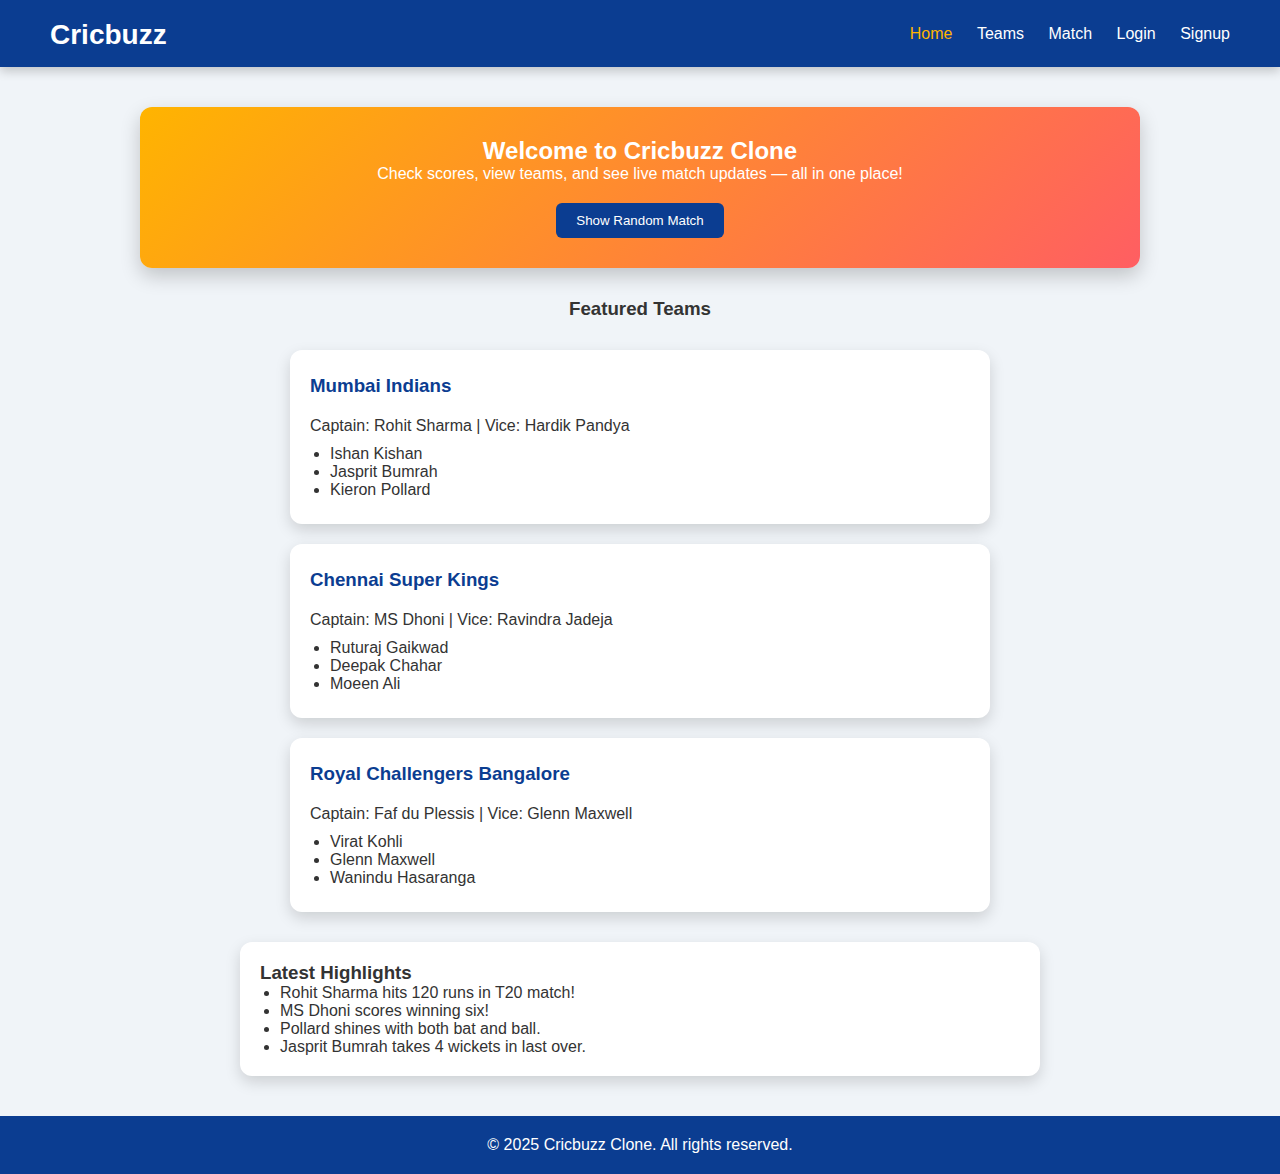
<file: CricbuzzFrontend/index.html>
<!DOCTYPE html>
<html lang="en">

<head>
    <meta charset="UTF-8">
    <meta name="viewport" content="width=device-width, initial-scale=1.0">
    <title>Cricbuzz - Home</title>
    <link rel="stylesheet" href="styles.css">
</head>

<body>
    <header>
        <h1><a href="index.html">Cricbuzz</a></h1>
        <nav>
            <a href="index.html">Home</a>
            <a href="teams.html">Teams</a>
            <a href="match.html">Match</a>
            <a href="login.html">Login</a>
            <a href="signup.html">Signup</a>
        </nav>
    </header>

    <main>
        <!-- Hero Section -->
        <div class="hero">
            <h2>Welcome to Cricbuzz Clone</h2>
            <p>Check scores, view teams, and see live match updates — all in one place!</p>
            <button id="showMatchBtn">Show Random Match</button>
            <div id="matchResult" class="hidden">
                <h3 id="matchTitle"></h3>
                <p id="matchScore"></p>
                <p id="matchWinner"></p>
            </div>
        </div>

        <!-- Teams Section -->
        <h3>Featured Teams</h3>
        <div class="teams-container">
            <div class="team-card">
                <h3>Mumbai Indians</h3>
                <p>Captain: Rohit Sharma | Vice: Hardik Pandya</p>
                <ul>
                    <li>Ishan Kishan</li>
                    <li>Jasprit Bumrah</li>
                    <li>Kieron Pollard</li>
                </ul>
            </div>
            <div class="team-card">
                <h3>Chennai Super Kings</h3>
                <p>Captain: MS Dhoni | Vice: Ravindra Jadeja</p>
                <ul>
                    <li>Ruturaj Gaikwad</li>
                    <li>Deepak Chahar</li>
                    <li>Moeen Ali</li>
                </ul>
            </div>
            <div class="team-card">
                <h3>Royal Challengers Bangalore</h3>
                <p>Captain: Faf du Plessis | Vice: Glenn Maxwell</p>
                <ul>
                    <li>Virat Kohli</li>
                    <li>Glenn Maxwell</li>
                    <li>Wanindu Hasaranga</li>
                </ul>
            </div>
        </div>

        <!-- Highlights Section -->
        <div class="highlights">
            <h3>Latest Highlights</h3>
            <ul>
                <li>Rohit Sharma hits 120 runs in T20 match!</li>
                <li>MS Dhoni scores winning six!</li>
                <li>Pollard shines with both bat and ball.</li>
                <li>Jasprit Bumrah takes 4 wickets in last over.</li>
            </ul>
        </div>
    </main>

    <footer>
        &copy; 2025 Cricbuzz Clone. All rights reserved.
    </footer>

    <script src="script.js"></script>
</body>

</html>
</file>
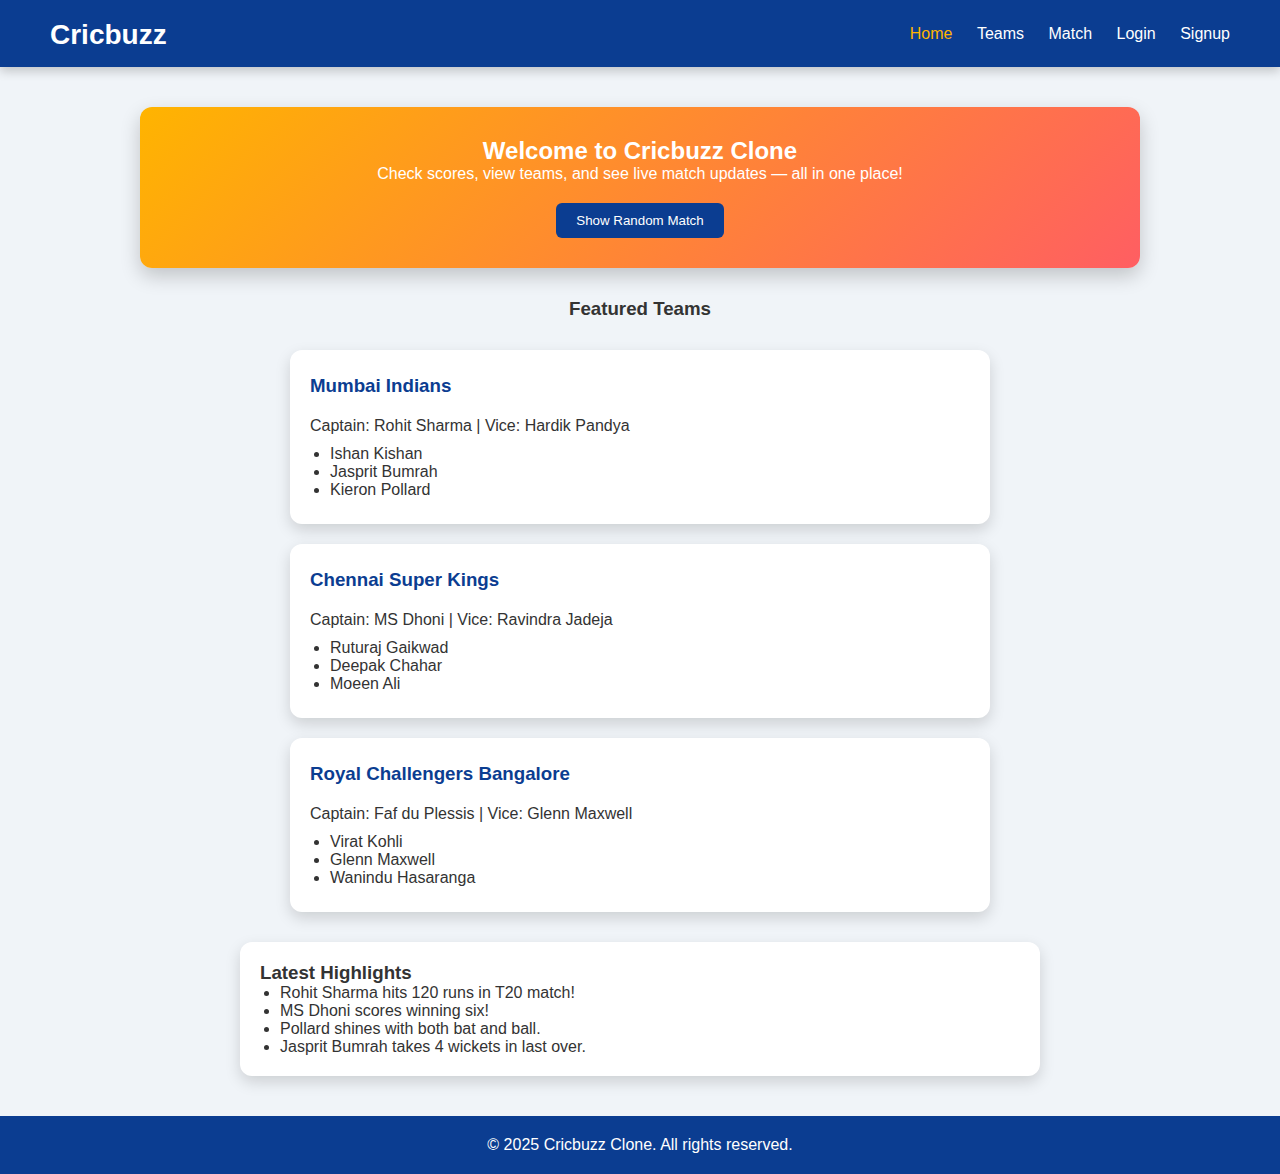
<file: docs/index.html>
<!DOCTYPE html>
<html lang="en">

<head>
    <meta charset="UTF-8">
    <meta name="viewport" content="width=device-width, initial-scale=1.0">
    <title>Cricbuzz - Home</title>
    <link rel="stylesheet" href="styles.css">
</head>

<body>
    <header>
        <h1><a href="index.html">Cricbuzz</a></h1>
        <nav>
            <a href="index.html">Home</a>
            <a href="teams.html">Teams</a>
            <a href="match.html">Match</a>
            <a href="login.html">Login</a>
            <a href="signup.html">Signup</a>
        </nav>
    </header>

    <main>
        <!-- Hero Section -->
        <div class="hero">
            <h2>Welcome to Cricbuzz Clone</h2>
            <p>Check scores, view teams, and see live match updates — all in one place!</p>
            <button id="showMatchBtn">Show Random Match</button>
            <div id="matchResult" class="hidden">
                <h3 id="matchTitle"></h3>`
                <p id="matchScore"></p>
                <p id="matchWinner"></p>
            </div>
        </div>

        <!-- Teams Section -->
        <h3>Featured Teams</h3>
        <div class="teams-container">
            <div class="team-card">
                <h3>Mumbai Indians</h3>
                <p>Captain: Rohit Sharma | Vice: Hardik Pandya</p>
                <ul>
                    <li>Ishan Kishan</li>
                    <li>Jasprit Bumrah</li>
                    <li>Kieron Pollard</li>
                </ul>
            </div>
            <div class="team-card">
                <h3>Chennai Super Kings</h3>
                <p>Captain: MS Dhoni | Vice: Ravindra Jadeja</p>
                <ul>
                    <li>Ruturaj Gaikwad</li>
                    <li>Deepak Chahar</li>
                    <li>Moeen Ali</li>
                </ul>
            </div>
            <div class="team-card">
                <h3>Royal Challengers Bangalore</h3>
                <p>Captain: Faf du Plessis | Vice: Glenn Maxwell</p>
                <ul>
                    <li>Virat Kohli</li>
                    <li>Glenn Maxwell</li>
                    <li>Wanindu Hasaranga</li>
                </ul>
            </div>
        </div>

        <!-- Highlights Section -->
        <div class="highlights">
            <h3>Latest Highlights</h3>
            <ul>
                <li>Rohit Sharma hits 120 runs in T20 match!</li>
                <li>MS Dhoni scores winning six!</li>
                <li>Pollard shines with both bat and ball.</li>
                <li>Jasprit Bumrah takes 4 wickets in last over.</li>
            </ul>
        </div>
    </main>

    <footer>
        &copy; 2025 Cricbuzz Clone. All rights reserved.
    </footer>

    <script src="script.js"></script>
</body>

</html>
</file>
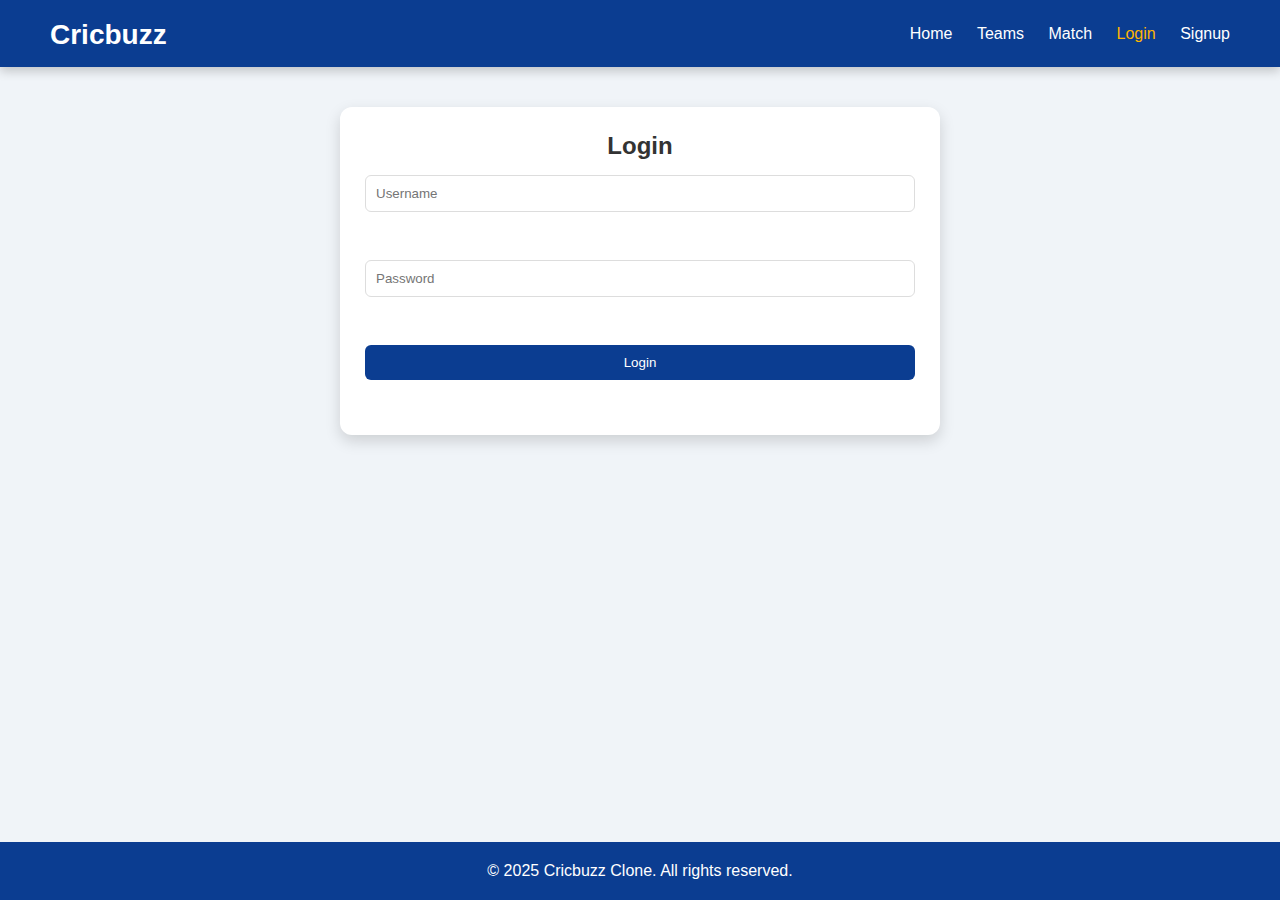
<file: CricbuzzFrontend/login.html>
<!DOCTYPE html>
<html lang="en">

<head>
    <meta charset="UTF-8">
    <meta name="viewport" content="width=device-width, initial-scale=1.0">
    <title>Cricbuzz - Login</title>
    <link rel="stylesheet" href="styles.css">
</head>

<body>
    <header>
        <h1><a href="index.html">Cricbuzz</a></h1>
        <nav>
            <a href="index.html">Home</a>
            <a href="teams.html">Teams</a>
            <a href="match.html">Match</a>
            <a href="login.html">Login</a>
            <a href="signup.html">Signup</a>
        </nav>
    </header>

    <main>
        <div class="auth-form">
            <h2>Login</h2>
            <input type="text" placeholder="Username" id="loginUsername"><br>
            <input type="password" placeholder="Password" id="loginPassword"><br>
            <button onclick="fakeLogin()">Login</button>
            <p id="loginMsg" style="margin-top:15px; color:#00e676;"></p>
        </div>
    </main>

    <footer>
        &copy; 2025 Cricbuzz Clone. All rights reserved.
    </footer>

    <script src="script.js"></script>
</body>

</html>
</file>
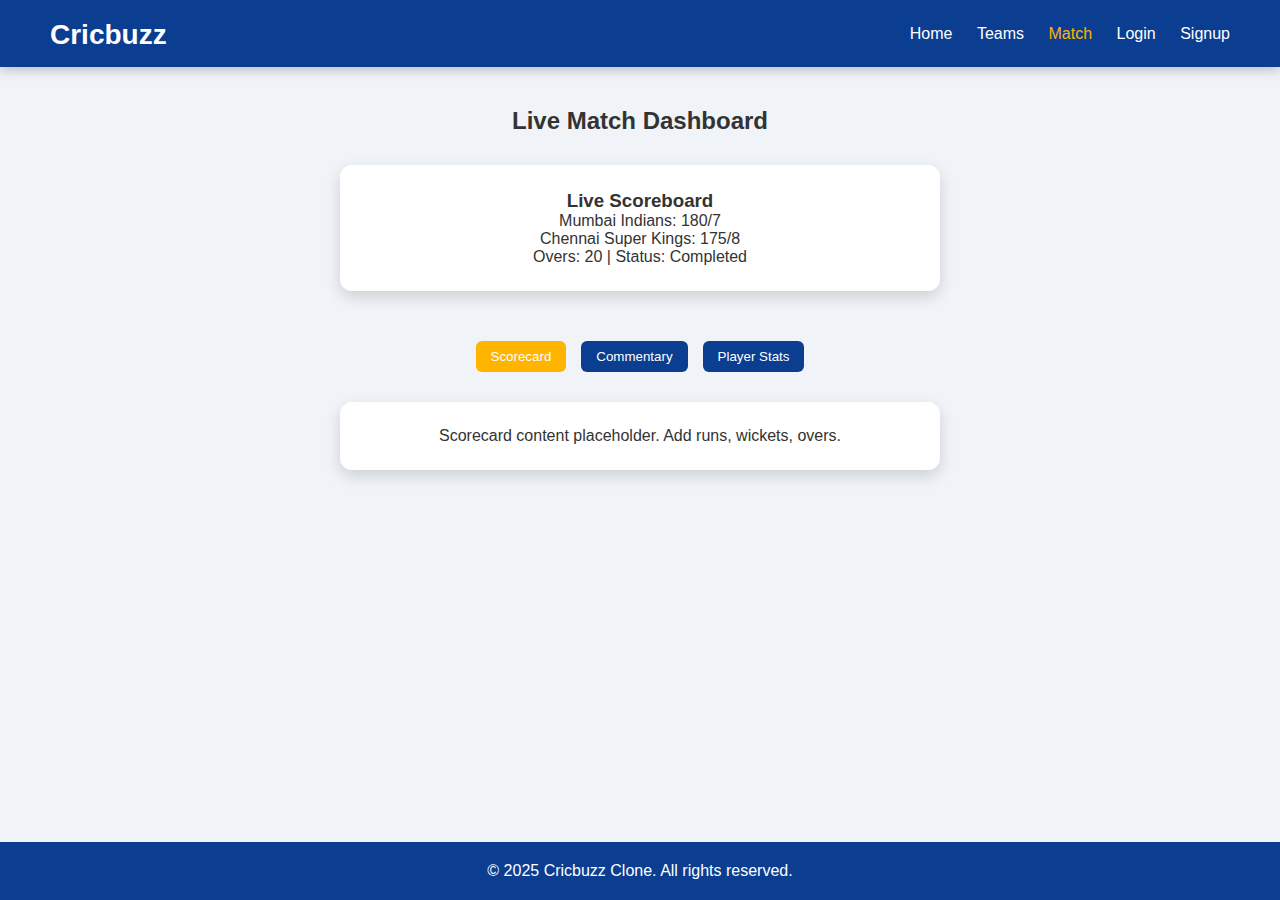
<file: CricbuzzFrontend/match.html>
<!DOCTYPE html>
<html lang="en">

<head>
    <meta charset="UTF-8">
    <meta name="viewport" content="width=device-width, initial-scale=1.0">
    <title>Cricbuzz - Match</title>
    <link rel="stylesheet" href="styles.css">
</head>

<body>
    <header>
        <h1><a href="index.html">Cricbuzz</a></h1>
        <nav>
            <a href="index.html">Home</a>
            <a href="teams.html">Teams</a>
            <a href="match.html">Match</a>
            <a href="login.html">Login</a>
            <a href="signup.html">Signup</a>
        </nav>
    </header>

    <main>
        <h2>Live Match Dashboard</h2>

        <div class="match-card">
            <h3>Live Scoreboard</h3>
            <p>Mumbai Indians: 180/7</p>
            <p>Chennai Super Kings: 175/8</p>
            <p>Overs: 20 | Status: Completed</p>
        </div>

        <div class="match-buttons">
            <button class="tab-btn active" data-tab="scoreTab">Scorecard</button>
            <button class="tab-btn" data-tab="commentaryTab">Commentary</button>
            <button class="tab-btn" data-tab="statsTab">Player Stats</button>
        </div>

        <div id="scoreTab" class="tab-content">
            <p>Scorecard content placeholder. Add runs, wickets, overs.</p>
        </div>

        <div id="commentaryTab" class="tab-content hidden">
            <div id="commentaryBox">
                <p>Rohit Sharma hits a six!</p>
                <p>Bumrah bowls a perfect yorker!</p>
                <p>Dhoni finishes it off!</p>
            </div>
            <button class"tab-btn" id="addCommentBtn">Add Commentary</button>
        </div>

        <div id="statsTab" class="tab-content hidden">
            <table>
                <tr>
                    <th>Player</th>
                    <th>Role</th>
                    <th>Runs</th>
                    <th>Wickets</th>
                    <th>Rating</th>
                </tr>
                <tr>
                    <td>Ishan Kishan</td>
                    <td>Batsman</td>
                    <td>80</td>
                    <td>7</td>
                    <td>7.8</td>
                </tr>
                <tr>
                    <td>Jasprit Bumrah</td>
                    <td>Bowler</td>
                    <td>70</td>
                    <td>6</td>
                    <td>7.5</td>
                </tr>
                <tr>
                    <td>Kieron Pollard</td>
                    <td>All-Rounder</td>
                    <td>56</td>
                    <td>5</td>
                    <td>7.0</td>
                </tr>
            </table>
        </div>

    </main>

    <footer>
        &copy; 2025 Cricbuzz Clone. All rights reserved.
    </footer>

    <script src="script.js"></script>
</body>

</html>
</file>
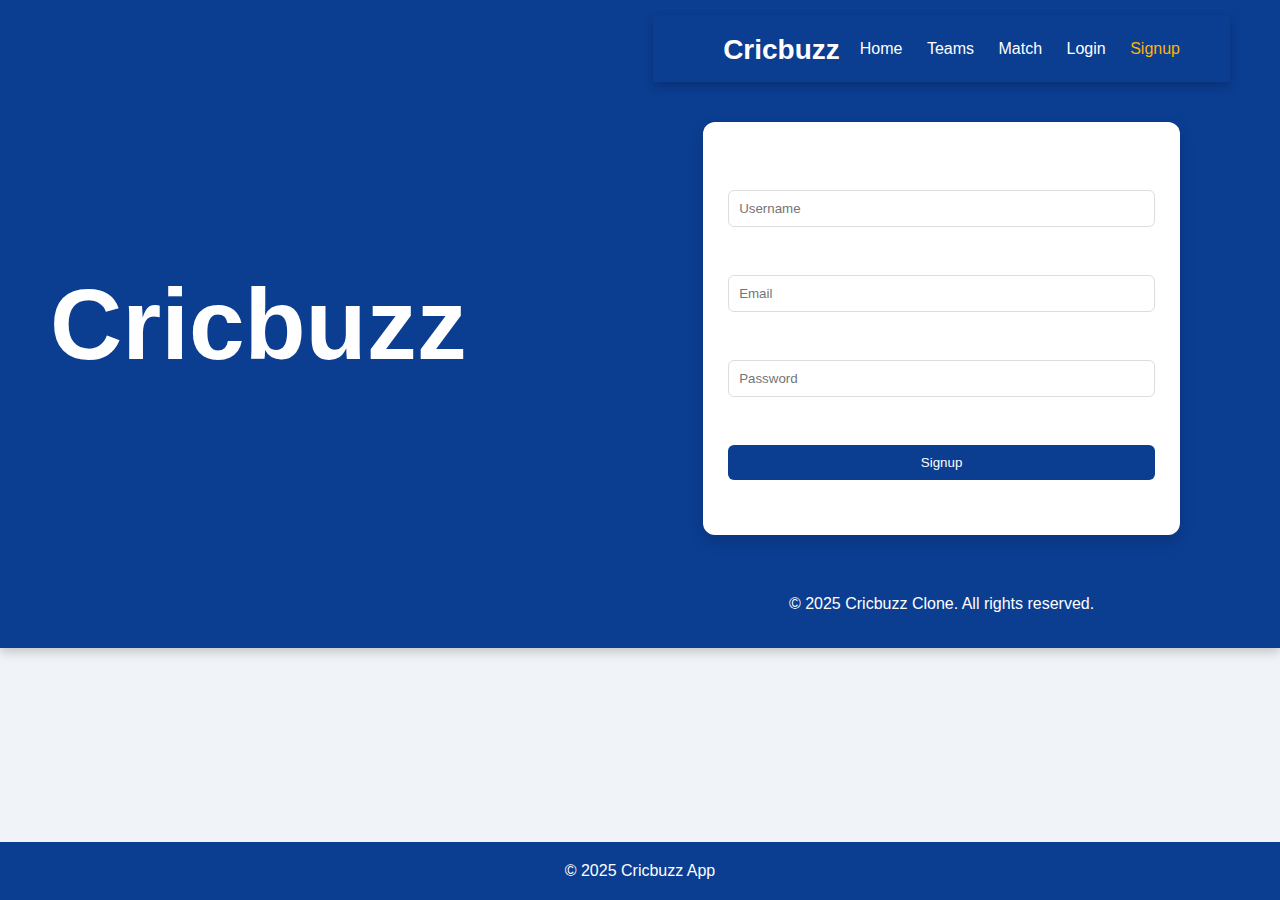
<file: CricbuzzFrontend/signup.html>
<!DOCTYPE html>
<html lang="en">

<head>
    <meta charset="UTF-8">
    <meta name="viewport" content="width=device-width, initial-scale=1.0">
    <title>Signup - Cricbuzz</title>
    <link rel="stylesheet" href="styles.css">
</head>

<body>
    <header>
        <h1 id="signupLogo">Cricbuzz</h1>
        <nav>

            <!DOCTYPE html>
            <html lang="en">

            <head>
                <meta charset="UTF-8">
                <meta name="viewport" content="width=device-width, initial-scale=1.0">
                <title>Cricbuzz - Signup</title>
                <link rel="stylesheet" href="styles.css">
            </head>

            <body>
                <header>
                    <h1><a href="index.html">Cricbuzz</a></h1>
                    <nav>
                        <a href="index.html">Home</a>
                        <a href="teams.html">Teams</a>
                        <a href="match.html">Match</a>
                        <a href="login.html">Login</a>
                        <a href="signup.html">Signup</a>
                    </nav>
                </header>

                <main>
                    <div class="auth-form">
                        <h2>Signup</h2>
                        <input type="text" placeholder="Username" id="signupUsername"><br>
                        <input type="email" placeholder="Email" id="signupEmail"><br>
                        <input type="password" placeholder="Password" id="signupPassword"><br>
                        <button onclick="fakeSignup()">Signup</button>
                        <p id="signupMsg" style="margin-top:15px; color:#00e676;"></p>
                    </div>
                </main>

                <footer>
                    &copy; 2025 Cricbuzz Clone. All rights reserved.
                </footer>

                <script src="script.js"></script>
            </body>

            </html>


        </nav>
    </header>



    <footer>
        <p>© 2025 Cricbuzz App</p>
    </footer>
    <script src="script.js"></script>
</body>

</html>
</file>
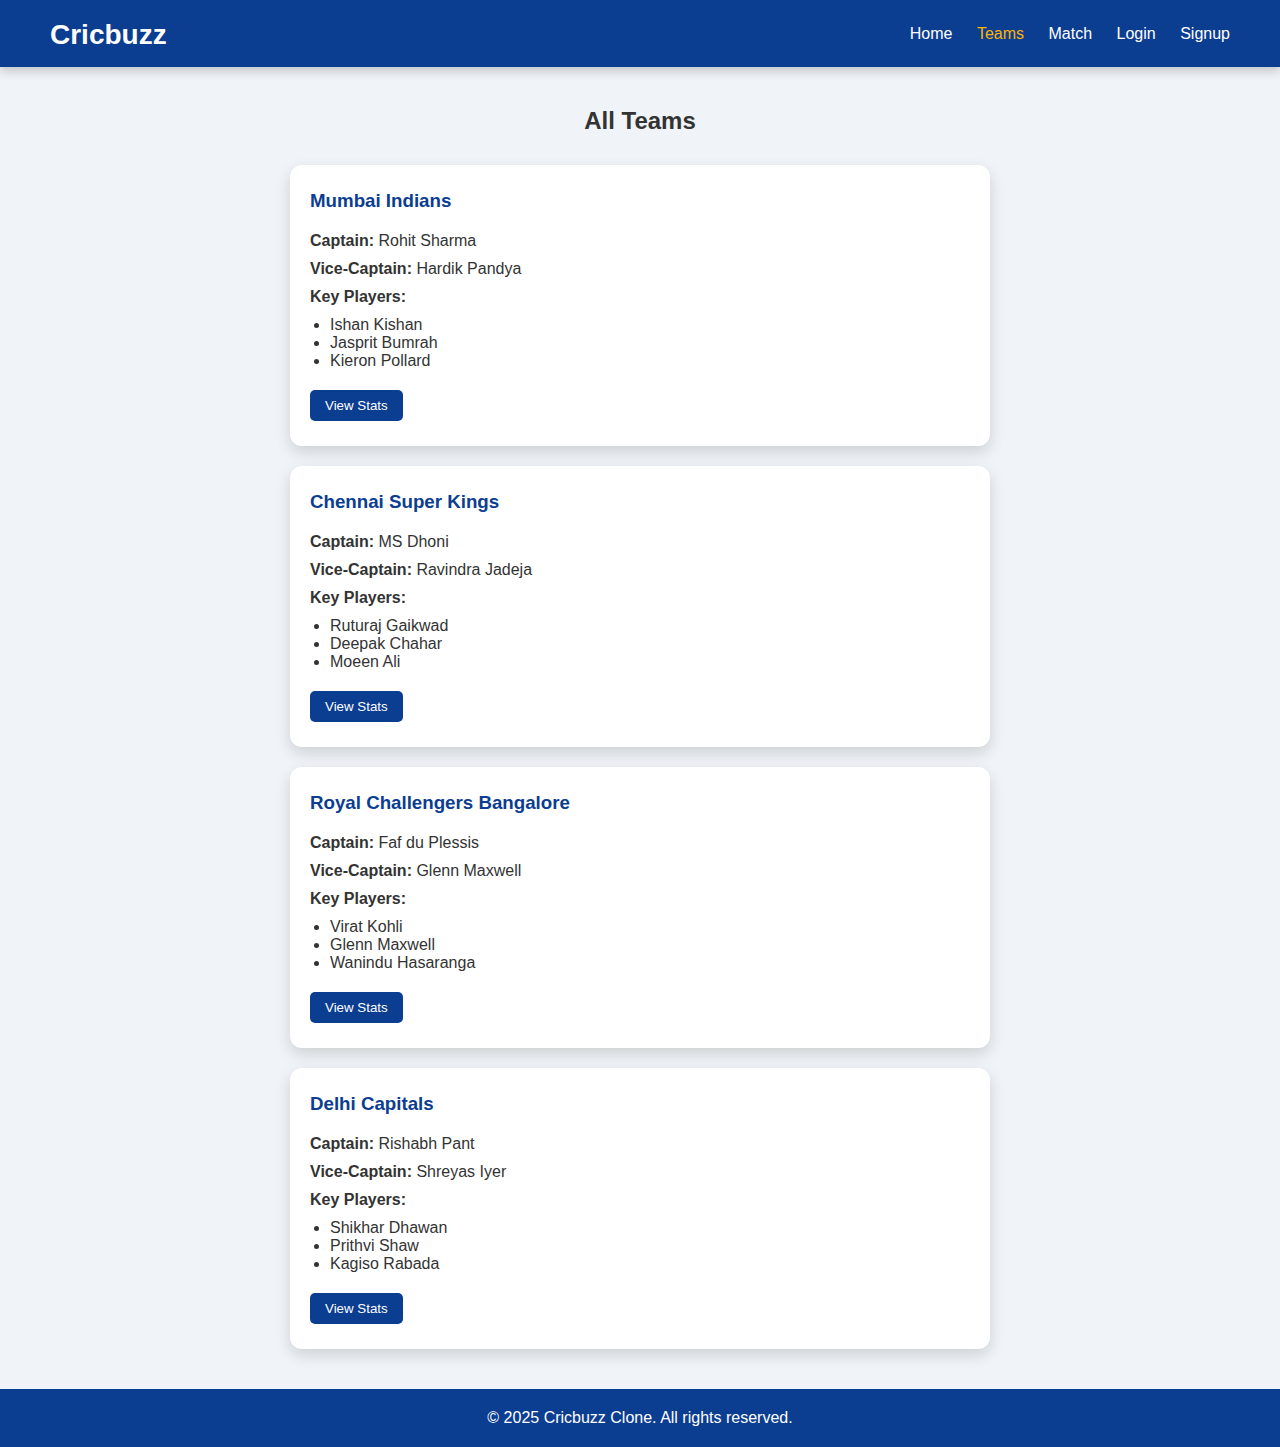
<file: CricbuzzFrontend/teams.html>
<!DOCTYPE html>
<html lang="en">

<head>
    <meta charset="UTF-8">
    <meta name="viewport" content="width=device-width, initial-scale=1.0">
    <title>Cricbuzz - Teams</title>
    <link rel="stylesheet" href="styles.css">
</head>

<body>
    <header>
        <h1><a href="index.html">Cricbuzz</a></h1>
        <nav>
            <a href="index.html">Home</a>
            <a href="teams.html" class="active">Teams</a>
            <a href="match.html">Match</a>
            <a href="login.html">Login</a>
            <a href="signup.html">Signup</a>
        </nav>
    </header>

    <main>
        <h2>All Teams</h2>
        <div class="teams-container">
            <div class="team-card">
                <h3>Mumbai Indians</h3>
                <p><strong>Captain:</strong> Rohit Sharma</p>
                <p><strong>Vice-Captain:</strong> Hardik Pandya</p>
                <p><strong>Key Players:</strong></p>
                <ul>
                    <li>Ishan Kishan</li>
                    <li>Jasprit Bumrah</li>
                    <li>Kieron Pollard</li>
                </ul>
                <button>View Stats</button>
            </div>

            <div class="team-card">
                <h3>Chennai Super Kings</h3>
                <p><strong>Captain:</strong> MS Dhoni</p>
                <p><strong>Vice-Captain:</strong> Ravindra Jadeja</p>
                <p><strong>Key Players:</strong></p>
                <ul>
                    <li>Ruturaj Gaikwad</li>
                    <li>Deepak Chahar</li>
                    <li>Moeen Ali</li>
                </ul>
                <button>View Stats</button>
            </div>

            <div class="team-card">
                <h3>Royal Challengers Bangalore</h3>
                <p><strong>Captain:</strong> Faf du Plessis</p>
                <p><strong>Vice-Captain:</strong> Glenn Maxwell</p>
                <p><strong>Key Players:</strong></p>
                <ul>
                    <li>Virat Kohli</li>
                    <li>Glenn Maxwell</li>
                    <li>Wanindu Hasaranga</li>
                </ul>
                <button>View Stats</button>
            </div>

            <div class="team-card">
                <h3>Delhi Capitals</h3>
                <p><strong>Captain:</strong> Rishabh Pant</p>
                <p><strong>Vice-Captain:</strong> Shreyas Iyer</p>
                <p><strong>Key Players:</strong></p>
                <ul>
                    <li>Shikhar Dhawan</li>
                    <li>Prithvi Shaw</li>
                    <li>Kagiso Rabada</li>
                </ul>
                <button>View Stats</button>
            </div>
        </div>
    </main>

    <footer>
        &copy; 2025 Cricbuzz Clone. All rights reserved.
    </footer>

    <script src="script.js"></script>
</body>

</html>
</file>
<file: CricbuzzFrontend/styles.css>
/* ---------------- Global Reset ---------------- */
* {
    margin: 0;
    padding: 0;
    box-sizing: border-box;
    font-family: 'Segoe UI', Tahoma, Geneva, Verdana, sans-serif;
}

/* ---------------- Body ---------------- */
body {
    display: flex;
    flex-direction: column;
    min-height: 100vh;
    background: #f0f4f8;
    /* lighter background */
    color: #333;
}

/* ---------------- Header ---------------- */
header {
    display: flex;
    justify-content: space-between;
    align-items: center;
    padding: 15px 50px;
    background: #0b3d91;
    /* deep blue */
    color: white;
    box-shadow: 0 4px 10px rgba(0, 0, 0, 0.2);
}

header h1 a {
    text-decoration: none;
    color: white;
    font-size: 28px;
    font-weight: bold;
}

nav a {
    margin-left: 20px;
    text-decoration: none;
    color: white;
    font-weight: 500;
    transition: color 0.3s;
}

nav a:hover,
nav a.active {
    color: #ffb400;
    /* bright accent */
}

/* ---------------- Main ---------------- */
main {
    flex: 1;
    padding: 40px 50px;
    display: flex;
    flex-direction: column;
    align-items: center;
    gap: 30px;
}

/* ---------------- Hero Section ---------------- */
.hero {
    background: linear-gradient(135deg, #ffb400, #ff5e62);
    color: white;
    padding: 30px 50px;
    border-radius: 12px;
    text-align: center;
    width: 100%;
    max-width: 1000px;
    box-shadow: 0 8px 20px rgba(0, 0, 0, 0.2);
}

.hero button {
    margin-top: 20px;
    padding: 10px 20px;
    background: #0b3d91;
    color: white;
    border: none;
    border-radius: 6px;
    cursor: pointer;
    transition: 0.3s;
}

.hero button:hover {
    background: #ff5e62;
}

/* ---------------- Teams Section ---------------- */
.teams-container {
    display: flex;
    flex-direction: column;
    /* vertical stacking */
    gap: 20px;
    width: 100%;
    max-width: 700px;
    align-items: center;
}

.team-card {
    background: white;
    padding: 25px 20px;
    border-radius: 12px;
    width: 100%;
    box-shadow: 0 6px 15px rgba(0, 0, 0, 0.15);
    transition: transform 0.3s, box-shadow 0.3s;
    display: flex;
    flex-direction: column;
    gap: 10px;
}

.team-card h3 {
    margin-bottom: 10px;
    color: #0b3d91;
}

.team-card p {
    font-weight: 500;
}

.team-card ul {
    list-style: disc;
    padding-left: 20px;
}

.team-card button {
    align-self: start;
    margin-top: 10px;
    padding: 8px 15px;
    border: none;
    background: #0b3d91;
    color: white;
    border-radius: 5px;
    cursor: pointer;
    transition: 0.3s;
}

.team-card button:hover {
    background: #ffb400;
}

/* ---------------- Highlights ---------------- */
.highlights {
    width: 100%;
    max-width: 800px;
    background: white;
    padding: 20px;
    border-radius: 12px;
    box-shadow: 0 6px 15px rgba(0, 0, 0, 0.15);
}

.highlights ul {
    list-style: disc;
    padding-left: 20px;
}

/* ---------------- Footer ---------------- */
footer {
    background: #0b3d91;
    color: white;
    text-align: center;
    padding: 20px;
    margin-top: auto;
    font-weight: 500;
}

/* ---------------- Match Page ---------------- */
.match-card,
.tab-content,
.auth-form {
    width: 100%;
    max-width: 600px;
}

.match-card,
.tab-content,
.auth-form {
    background: white;
    padding: 25px;
    border-radius: 12px;
    box-shadow: 0 6px 15px rgba(0, 0, 0, 0.15);
    text-align: center;
}

.match-buttons {
    display: flex;
    justify-content: center;
    gap: 15px;
    margin-top: 20px;
}

.tab-btn {
    padding: 8px 15px;
    border: none;
    background: #0b3d91;
    color: white;
    border-radius: 6px;
    cursor: pointer;
    transition: 0.3s;
}

.tab-btn.active {
    background: #ffb400;
}

.tab-btn:hover {
    background: #ff5e62;
}

.hidden {
    display: none;
}

#commentaryBox {
    max-height: 200px;
    overflow-y: auto;
}

table {
    width: 100%;
    border-collapse: collapse;
}

th,
td {
    padding: 10px 12px;
    border-bottom: 1px solid #ddd;
    text-align: center;
}

th {
    background: #0b3d91;
    color: white;
}

/* ---------------- Login / Signup ---------------- */
.auth-form {
    display: flex;
    flex-direction: column;
    gap: 15px;
    text-align: center;
}

.auth-form input {
    padding: 10px;
    border: 1px solid #ddd;
    border-radius: 6px;
}

.auth-form button {
    padding: 10px;
    border: none;
    background: #0b3d91;
    color: white;
    border-radius: 6px;
    cursor: pointer;
    transition: 0.3s;
}

.auth-form button:hover {
    background: #ffb400;
}

#signupLogo {
    font-size: 100px;
    font-weight: bold;
    text-align: center;
    color: #ffffff;
    margin: 20px 0;
}

/* ---------------- Team Card Hover ---------------- */
.team-card:hover {
    transform: scale(1.03);
}

`
</file>
<file: docs/styles.css>
/* ---------------- Global Reset ---------------- */
* {
    margin: 0;
    padding: 0;
    box-sizing: border-box;
    font-family: 'Segoe UI', Tahoma, Geneva, Verdana, sans-serif;
}

/* ---------------- Body ---------------- */
body {
    display: flex;
    flex-direction: column;
    min-height: 100vh;
    background: #f0f4f8;
    /* lighter background */
    color: #333;
}

/* ---------------- Header ---------------- */
header {
    display: flex;
    justify-content: space-between;
    align-items: center;
    padding: 15px 50px;
    background: #0b3d91;
    /* deep blue */
    color: white;
    box-shadow: 0 4px 10px rgba(0, 0, 0, 0.2);
}

header h1 a {
    text-decoration: none;
    color: white;
    font-size: 28px;
    font-weight: bold;
}

nav a {
    margin-left: 20px;
    text-decoration: none;
    color: white;
    font-weight: 500;
    transition: color 0.3s;
}

nav a:hover,
nav a.active {
    color: #ffb400;
    /* bright accent */
}

/* ---------------- Main ---------------- */
main {
    flex: 1;
    padding: 40px 50px;
    display: flex;
    flex-direction: column;
    align-items: center;
    gap: 30px;
}

/* ---------------- Hero Section ---------------- */
.hero {
    background: linear-gradient(135deg, #ffb400, #ff5e62);
    color: white;
    padding: 30px 50px;
    border-radius: 12px;
    text-align: center;
    width: 100%;
    max-width: 1000px;
    box-shadow: 0 8px 20px rgba(0, 0, 0, 0.2);
}

.hero button {
    margin-top: 20px;
    padding: 10px 20px;
    background: #0b3d91;
    color: white;
    border: none;
    border-radius: 6px;
    cursor: pointer;
    transition: 0.3s;
}

.hero button:hover {
    background: #ff5e62;
}

/* ---------------- Teams Section ---------------- */
.teams-container {
    display: flex;
    flex-direction: column;
    /* vertical stacking */
    gap: 20px;
    width: 100%;
    max-width: 700px;
    align-items: center;
}

.team-card {
    background: white;
    padding: 25px 20px;
    border-radius: 12px;
    width: 100%;
    box-shadow: 0 6px 15px rgba(0, 0, 0, 0.15);
    transition: transform 0.3s, box-shadow 0.3s;
    display: flex;
    flex-direction: column;
    gap: 10px;
}

.team-card h3 {
    margin-bottom: 10px;
    color: #0b3d91;
}

.team-card p {
    font-weight: 500;
}

.team-card ul {
    list-style: disc;
    padding-left: 20px;
}

.team-card button {
    align-self: start;
    margin-top: 10px;
    padding: 8px 15px;
    border: none;
    background: #0b3d91;
    color: white;
    border-radius: 5px;
    cursor: pointer;
    transition: 0.3s;
}

.team-card button:hover {
    background: #ffb400;
}

/* ---------------- Highlights ---------------- */
.highlights {
    width: 100%;
    max-width: 800px;
    background: white;
    padding: 20px;
    border-radius: 12px;
    box-shadow: 0 6px 15px rgba(0, 0, 0, 0.15);
}

.highlights ul {
    list-style: disc;
    padding-left: 20px;
}

/* ---------------- Footer ---------------- */
footer {
    background: #0b3d91;
    color: white;
    text-align: center;
    padding: 20px;
    margin-top: auto;
    font-weight: 500;
}

/* ---------------- Match Page ---------------- */
.match-card,
.tab-content,
.auth-form {
    width: 100%;
    max-width: 600px;
}

.match-card,
.tab-content,
.auth-form {
    background: white;
    padding: 25px;
    border-radius: 12px;
    box-shadow: 0 6px 15px rgba(0, 0, 0, 0.15);
    text-align: center;
}

.match-buttons {
    display: flex;
    justify-content: center;
    gap: 15px;
    margin-top: 20px;
}

.tab-btn {
    padding: 8px 15px;
    border: none;
    background: #0b3d91;
    color: white;
    border-radius: 6px;
    cursor: pointer;
    transition: 0.3s;
}

.tab-btn.active {
    background: #ffb400;
}

.tab-btn:hover {
    background: #ff5e62;
}

.hidden {
    display: none;
}

#commentaryBox {
    max-height: 200px;
    overflow-y: auto;
}

table {
    width: 100%;
    border-collapse: collapse;
}

th,
td {
    padding: 10px 12px;
    border-bottom: 1px solid #ddd;
    text-align: center;
}

th {
    background: #0b3d91;
    color: white;
}

/* ---------------- Login / Signup ---------------- */
.auth-form {
    display: flex;
    flex-direction: column;
    gap: 15px;
    text-align: center;
}

.auth-form input {
    padding: 10px;
    border: 1px solid #ddd;
    border-radius: 6px;
}

.auth-form button {
    padding: 10px;
    border: none;
    background: #0b3d91;
    color: white;
    border-radius: 6px;
    cursor: pointer;
    transition: 0.3s;
}

.auth-form button:hover {
    background: #ffb400;
}

.logo-container {
    display: flex;
    align-items: center;
    justify-content: flex-start;
    /* left align */
    gap: 2vw;
    /* space between logo and text relative to viewport */
    margin-bottom: 2vh;
    /* responsive spacing */
    margin-left: 17vw;
    /* adjust left spacing relative to viewport */
}

/* Logo image */
.logo {
    width: 20vw;
    /* relative to viewport width */
    height: auto;
    /* maintain aspect ratio */
}


/* ---------------- Team Card Hover ---------------- */
.team-card:hover {
    transform: scale(1.03);
}
</file>
